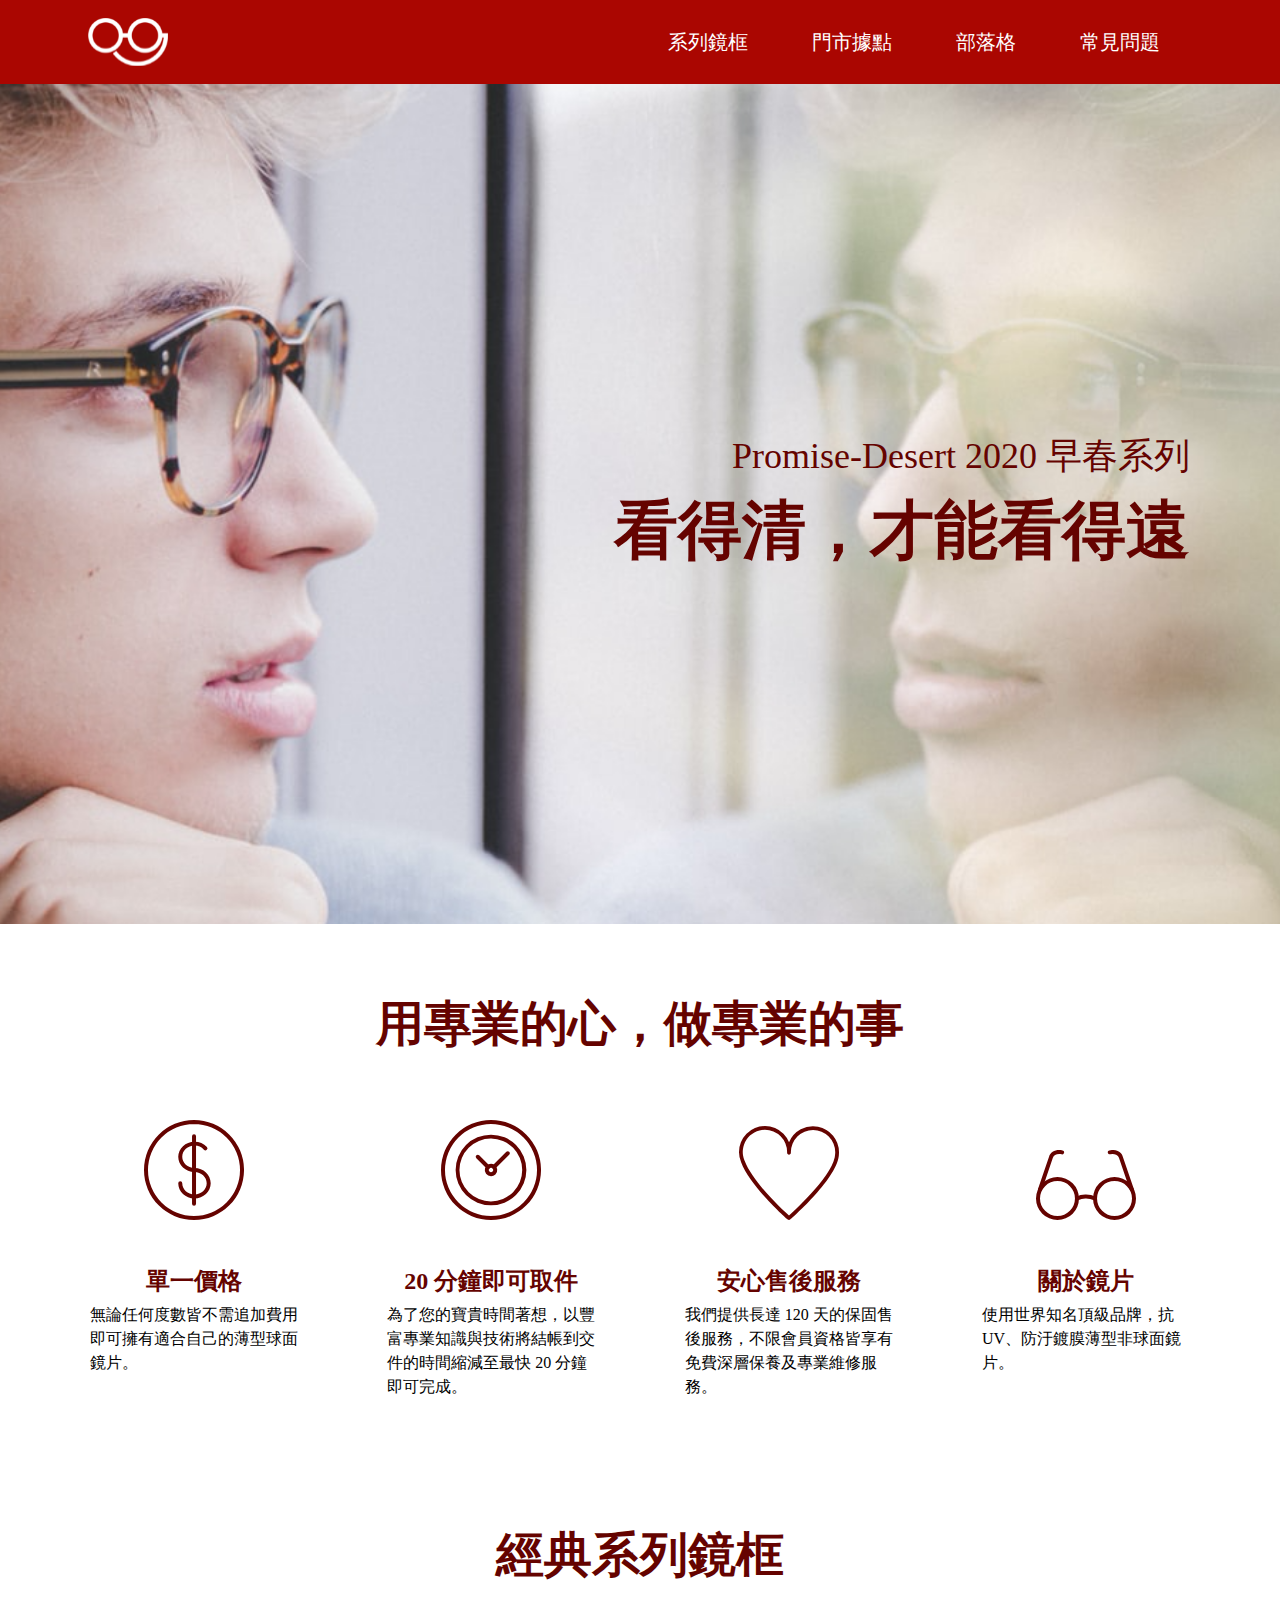
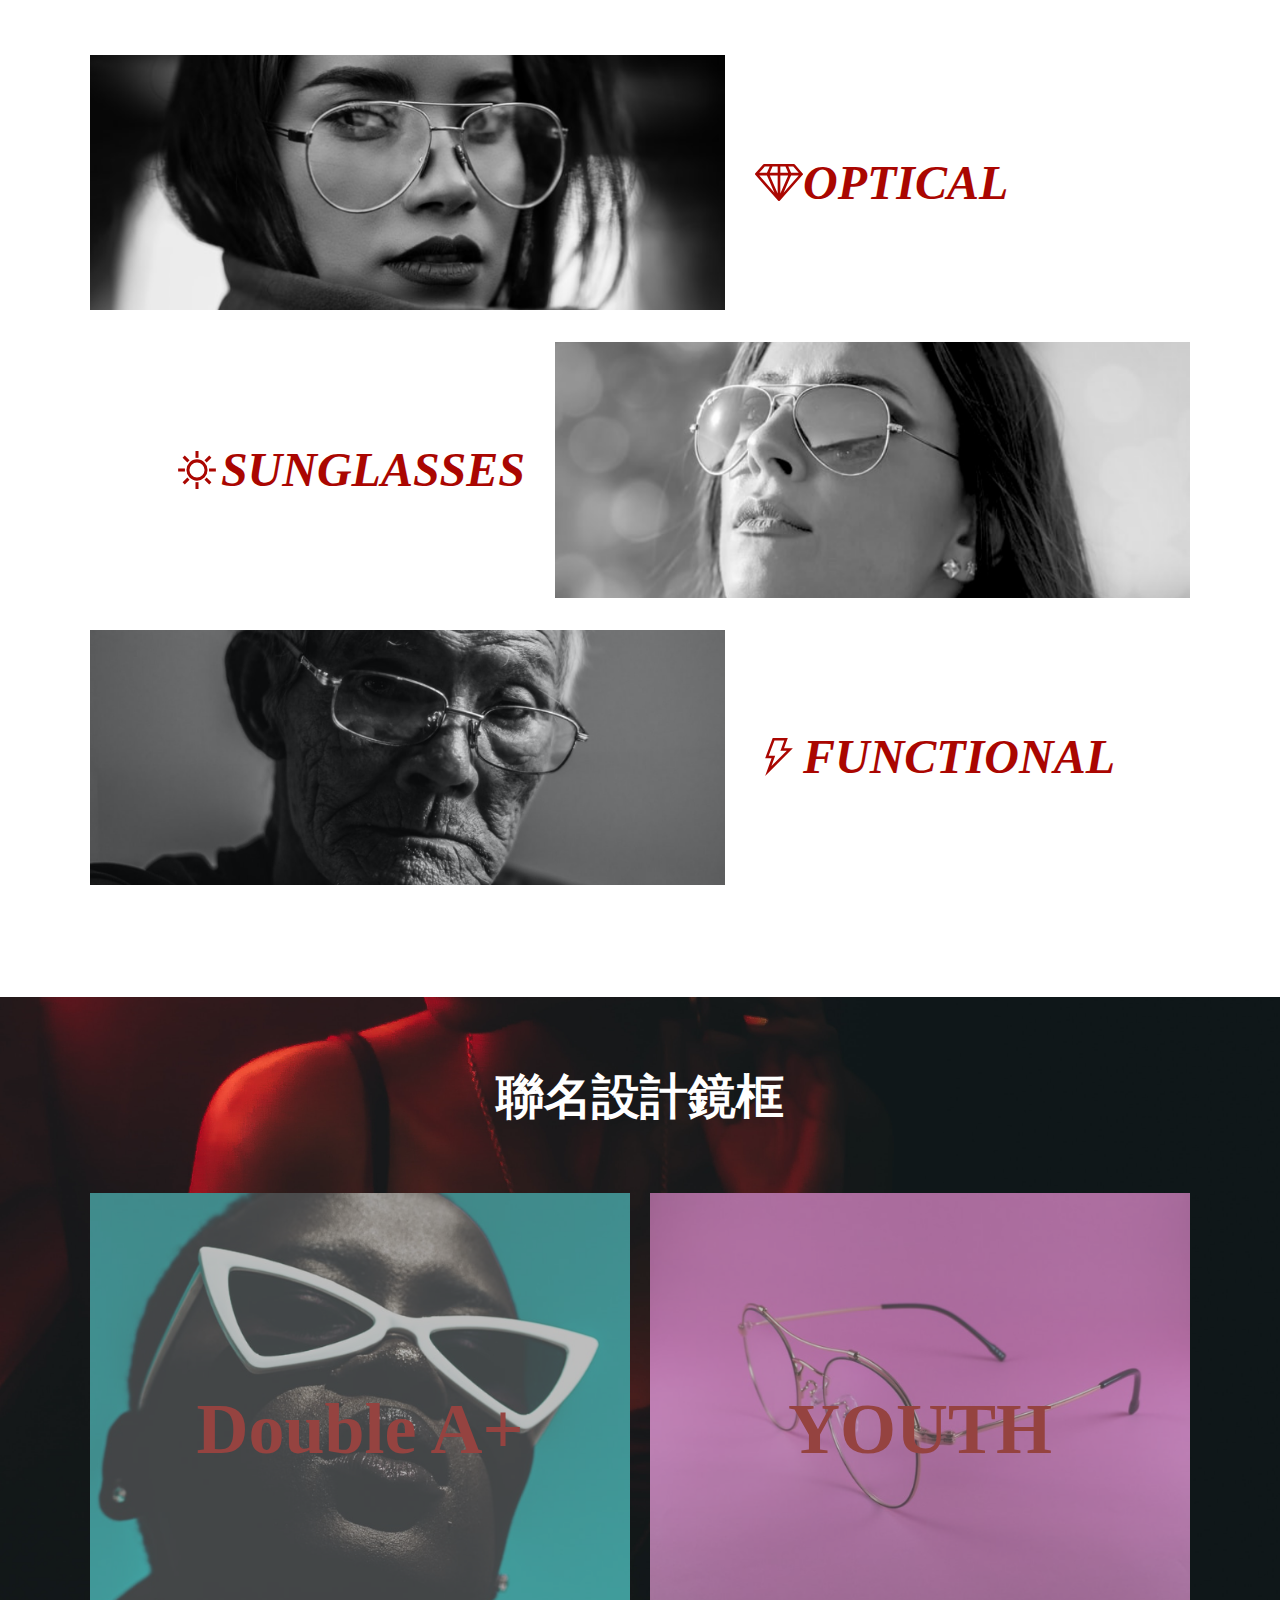
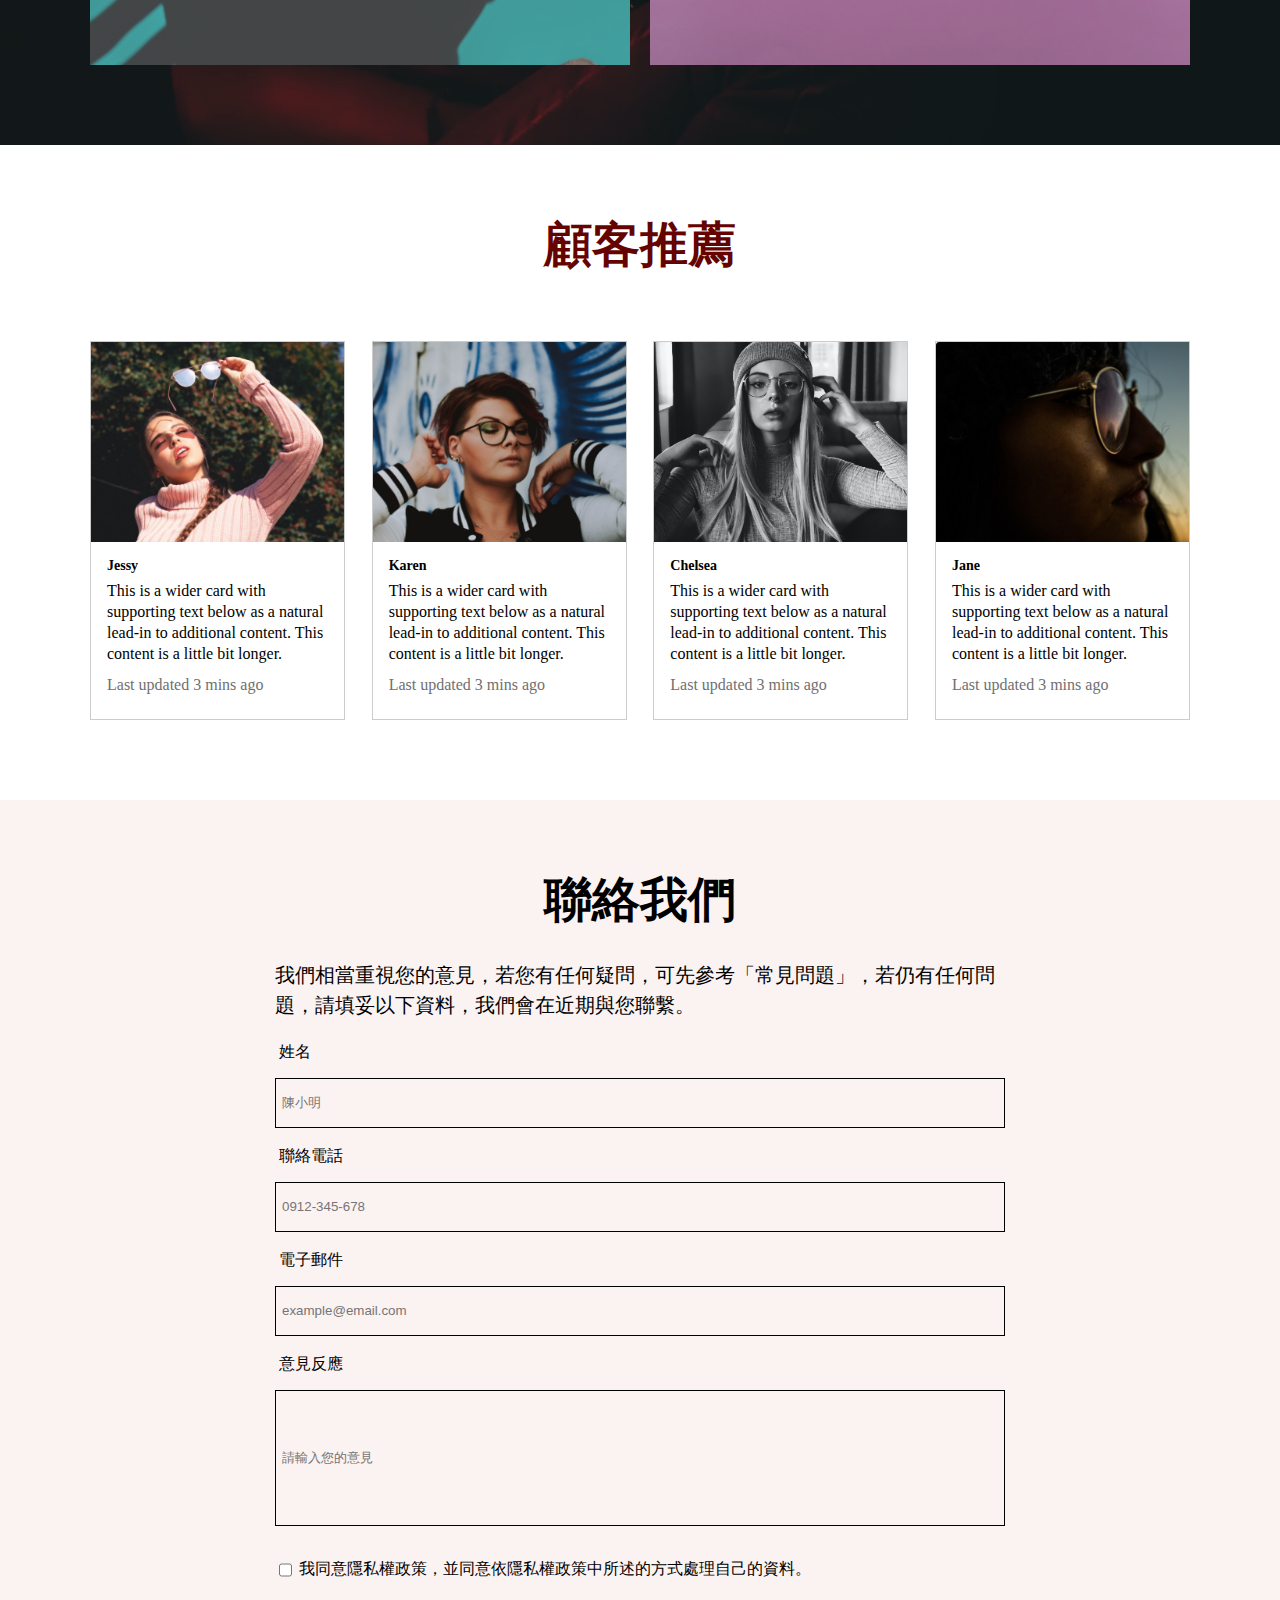
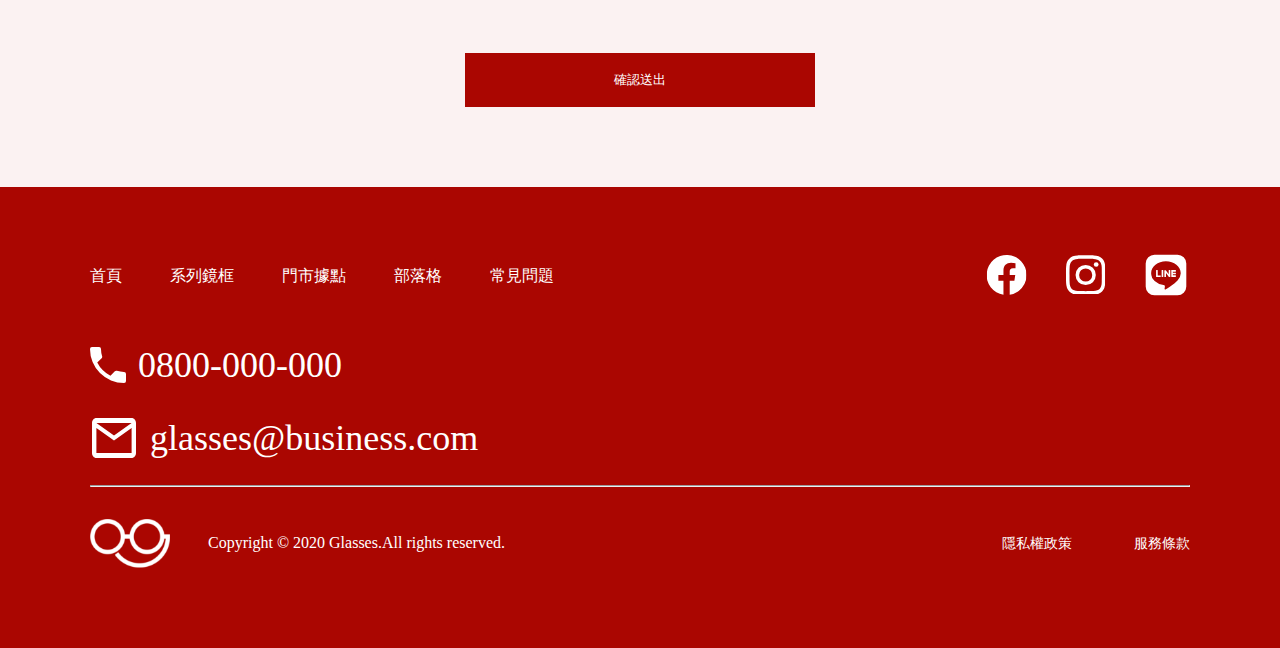
<file: index.html>
<!DOCTYPE html>
<html lang="en">

<head>
  <meta charset="UTF-8">
    <meta name="viewport" content="width=device-width, initial-scale=1.0">
    <link rel="stylesheet" href="./assets/style/reset.css">
    <link rel="stylesheet" href="./assets/style/style.css">
    <title>首頁</title>
</head>

<body>
  <div class="header">
    <h1><a href="#" class="logo">LOGO</a></h1>
    <nav>
        <ul class="nav">
            <li><a href="product.html"class="h3">系列鏡框</a></li>
            <li><a href="#">門市據點</a></li>
            <li><a href="#">部落格</a></li>
            <li><a href="#">常見問題</a></li>
        </ul>
    </nav>
</div>
  
<div class="banner">
  <div class="slogan container">
      <p class="primary-color sub-font">Promise-Desert 2020 早春系列</p>
      <h2 class="primary-color primary-font">看得清，才能看得遠</h2>
  </div>
</div>
<div class="service container">
  <h2 class=" primary-color h2">用專業的心，做專業的事</h2>
  <ul class="service-content  align-items-baseline">
    <li class="mb-40">
        <img src="./assets/images/icon-dollar.svg" class="mb-40">
        <h4 class="m-text primary-color mb-4 h4">單一價格</h4>
        <p class="text-left p-font">無論任何度數皆不需追加費用 即可擁有適合自己的薄型球面 鏡片。</p>
    </li>
    <li  class="mb-40">
      <img src="./assets/images/icon-clock.svg" class="mb-40">
      <h4 class="primary-color mb-4 h4">20 分鐘即可取件</h4>
      <p class="text-left p-font">為了您的寶貴時間著想，以豐 富專業知識與技術將結帳到交 件的時間縮減至最快 20 分鐘 即可完成。</p>
    </li>
    <li  class="mb-40">
      <img src="./assets/images/icon-heart.svg" class="mb-40">
      <h4 class=" primary-color mb-4 h4">安心售後服務</h4>
      <p class="text-left p-font">我們提供長達 120 天的保固售後服務，不限會員資格皆享有免費深層保養及專業維修服務。</p>
    </li>
    <li  class="mb-40">
      <img src="./assets/images/icon-glasses.svg" class="mb-40">
      <h4 class=" primary-color mb-4 h4">關於鏡片</h4>
      <p class="text-left p-font">使用世界知名頂級品牌，抗UV、防汙鍍膜薄型非球面鏡片。</p>
    </li>
  </ul>
</div>
<div class="product">
  <h2 class=" primary-color">經典系列鏡框</h2>
  <ul class="product-content container">
      <li>
          <img src="./assets/images/product-1.png" alt="">
          <div class="product-name">
              <img src="./assets/images/icon-diamond.svg" alt="" class="icon">
              <h4 class="h2 sub-color">optical</h4>
          </div>
      </li>
      <li>
          <img src="./assets/images/product-2.png" alt="">
          <div class="product-name">
              <img src="./assets/images/icon-sun.svg" alt="" class="icon">
              <h4 class="h2 sub-color">sunglasses</h4>
          </div>
      </li>
      <li>
          <img src="./assets/images/product-3.png" alt="">
          <div class="product-name">
              <img src="./assets/images/icon-thunder.svg" alt="" class="icon">
              <h4 class="h2 sub-color">functional</h4>
          </div>
      </li>
  </ul>
</div>
<div class="co-brand">
  <div class="container">
      <h2 class="h2">聯名設計鏡框</h2>
      <ul class=co-brand-content>
          <li class="double ">
              <h3 class="sub-color">Double A+</h3>
          </li>
          <li class="youth">
              <h3 class="sub-color">YOUTH</h3>
          </li>
      </ul>
 </div>
</div>
<div class="recommend">
  <div class="container">
     <h2 class="h2 primary-color">顧客推薦</h2>
     <ul class="recommend-content">
         <li>
             <img src="./assets/images/rec-1.png" alt="">
             <div class="recommend-info">
                  <h4>Jessy</h4>
                  <p>This is a wider card with supporting text below as a natural lead-in to additional content. This content is a little bit longer.</p>
                  <p class="gray-p">Last updated 3 mins ago</p>
             </div>
         </li>
         <li>
             <img src="./assets/images/rec-2.png" alt="">
             <div class="recommend-info">
                  <h4>Karen</h4>
                  <p>This is a wider card with supporting text below as a natural lead-in to additional content. This content is a little bit longer.</p>
                  <p class="gray-p">Last updated 3 mins ago</p>
              </div>
         </li>
         <li>
             <img src="./assets/images/rec-3.png" alt="">
             <div class="recommend-info">
                  <h4>Chelsea</h4>
                  <p>This is a wider card with supporting text below as a natural lead-in to additional content. This content is a little bit longer.</p>
                  <p class="gray-p">Last updated 3 mins ago</p>
              </div>
         </li>
         <li>
             <img src="./assets/images/rec-4.png" alt="">
             <div class="recommend-info">
                  <h4>Jane</h4>
                  <p>This is a wider card with supporting text below as a natural lead-in to additional content. This content is a little bit longer.</p>
                  <p class="gray-p">Last updated 3 mins ago</p>
              </div>
         </li>
     </ul>
  </div>
</div>
<div class="contact">
  <div class="container">
      <h2 class="h2">聯絡我們</h2>
      <form action="#" class="contact-content">
          <p>我們相當重視您的意見，若您有任何疑問，可先參考「常見問題」，若仍有任何問題，請填妥以下資料，我們會在近期與您聯繫。</p>
          <label for="name">姓名</label>
          <input type="text" name="name" id="name" placeholder="陳小明">
          <label for="tel">聯絡電話</label>
          <input type="tel" name="tel" id="tel" placeholder="0912-345-678">
          <label for="email">電子郵件</label>
          <input type="email" name="email" id="email" placeholder="example@email.com">
          <label for="opinion">意見反應</label>
          <input type="text" name="opinion" id="opinion" placeholder="請輸入您的意見" style="height:136px ;">
          <div class="agree">
              <input type="checkbox" id="agree"><label for="agree">我同意隱私權政策，並同意依隱私權政策中所述的方式處理自己的資料。</label>
          </div>
          <input type="button" value="確認送出" class="btn">
      </form>
  </div>
</div>

  <div class="footer">
    <div class="container">
        <div class="footer-menu">
            <ul class="footer-nav">
                <li><a href="#">首頁</a></li>
                <li><a href="#">系列鏡框</a></li>
                <li><a href="#">門市據點</a></li>
                <li><a href="#">部落格</a></li>
                <li><a href="#">常見問題</a></li>
            </ul>
            <ul class="footer-commun">
                <li>
                    <a href="#"><img src="./assets/images/icon-fb.svg" alt="fb"></a>    
                </li>
                <li>
                    <a href="#"><img src="./assets/images/icon-ig.svg" alt="ig"></a>
                </li>
                <li>
                    <a href="#"><img src="./assets/images/icon-line.svg" alt="line"></a>
                </li>
            </ul>
        </div>
        <div class="footer-connection">
           <div class="tel">
               <img src="./assets/images/icon-phone.svg" alt="">
               <a href="tel:0800-000-000">0800-000-000</a>
           </div>
           <div class="mail">
              <img src="./assets/images/icon-mail.svg" alt="">
              <a href="mail-to:glasses@business.com">glasses@business.com</a>
           </div>
        </div>
        <hr>
        <div class="footer-company">
            <div class="company-info">
                <img src="./assets/images/logo.png" alt="logo">
                <p>Copyright © 2020 Glasses.All rights reserved.</p>
            </div>
            <ul>
                <li><a href="#">隱私權政策</a></li>
                <li><a href="#">服務條款</a></li>
            </ul>
        </div>


    </div>
</div>
  <script src="./assets/js/vendors.js"></script>
  <script src="./assets/js/all.js"></script>
</body>

</html>
</file>
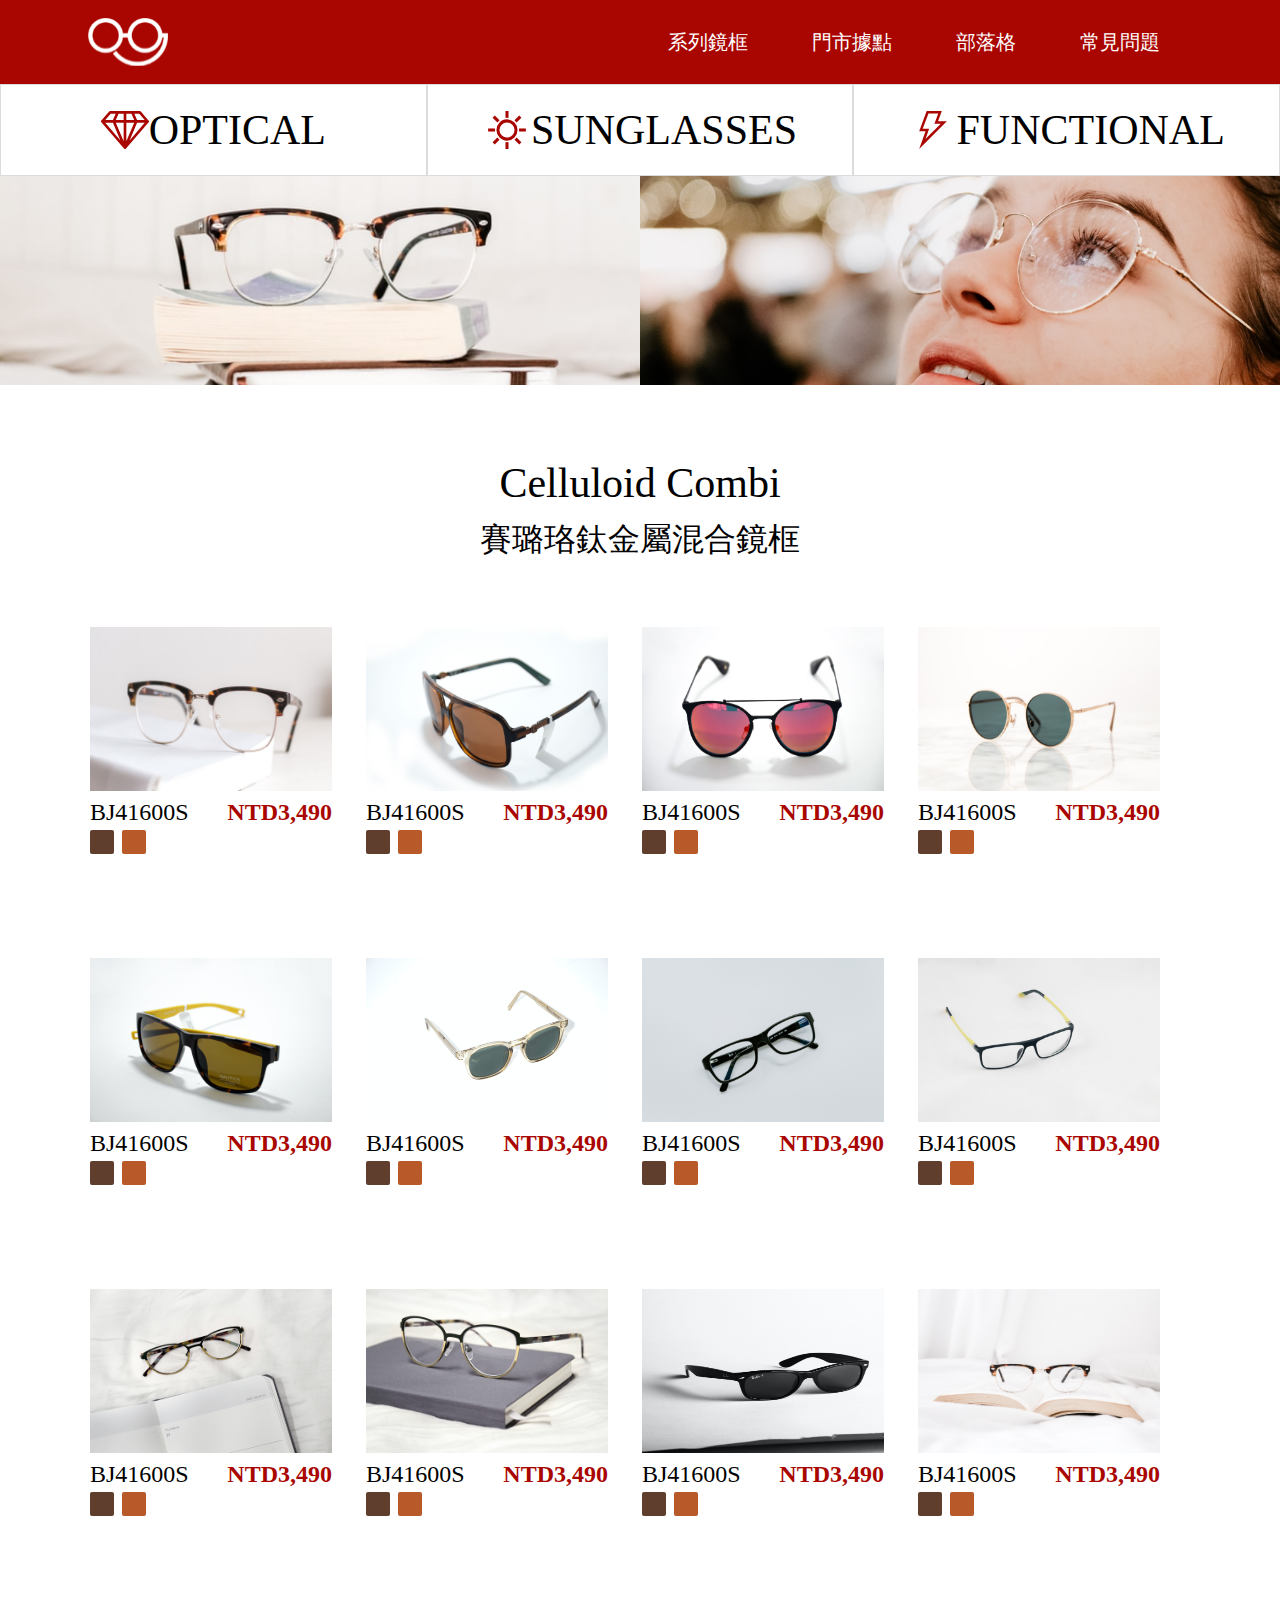
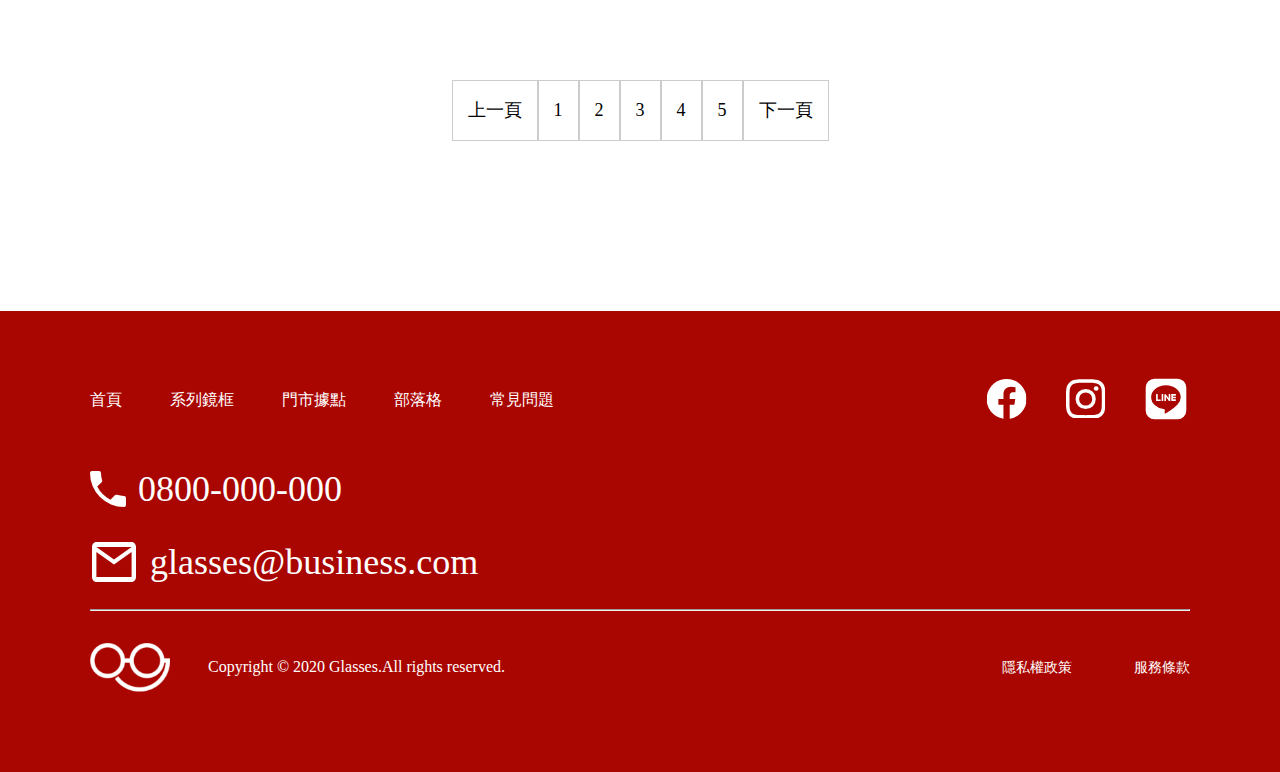
<file: product 3.html>
<!DOCTYPE html>
<html lang="en">

<head>
  <meta charset="UTF-8">
    <meta name="viewport" content="width=device-width, initial-scale=1.0">
    <link rel="stylesheet" href="./assets/style/reset.css">
    <link rel="stylesheet" href="./assets/style/style.css">
    <title>系列鏡框</title>
</head>

<body>
  <div class="header">
    <h1><a href="#" class="logo">LOGO</a></h1>
    <nav>
        <ul class="nav">
            <li><a href="product.html"class="h3">系列鏡框</a></li>
            <li><a href="#">門市據點</a></li>
            <li><a href="#">部落格</a></li>
            <li><a href="#">常見問題</a></li>
        </ul>
    </nav>
</div>
  <ul class="series">
        <li><img src="./assets/images/icon-diamond.svg" alt="">OPTICAL</li>
        <li><img src="./assets/images/icon-sun.svg" alt="">SUNGLASSES</li>
        <li><img src="./assets/images/icon-thunder.svg" alt="">FUNCTIONAL</li>
</ul>
<ul class="optical-banner">
     <li><img src="./assets/images/banner-1.png" alt=""></li>
     <li><img src="./assets/images/banner-2.png" alt=""></li>
</ul>
<div class="series-main container">
        <div class="series-titel">
                <h2>Celluloid Combi</h2>
                <h3>賽璐珞鈦金屬混合鏡框</h3>
        </div>
       <ul class="series-product container">
          <li class="product-item">
                <img src="./assets/images/products-1.png" alt="">
                <div class="product-info">
                   <h3>bj41600s</h3>
                   <h4>ntd3,490</h4>
                </div>
                <div class="product-color">
                    <div class="brown"></div>
                    <div class="orange"></div>
                </div>
          </li>
          <li class="product-item">
                <img src="./assets/images/products-2.png" alt="">
                <div class="product-info">
                   <h3>bj41600s</h3>
                   <h4>ntd3,490</h4>
                </div>
                <div class="product-color">
                    <div class="brown"></div>
                    <div class="orange"></div>
                </div>
          </li>
          <li class="product-item">
                <img src="./assets/images/products-3.png" alt="">
                <div class="product-info">
                   <h3>bj41600s</h3>
                   <h4>ntd3,490</h4>
                </div>
                <div class="product-color">
                    <div class="brown"></div>
                    <div class="orange"></div>
                </div>
          </li>
          <li class="product-item">
                <img src="./assets/images/products-4.png" alt="">
                <div class="product-info">
                   <h3>bj41600s</h3>
                   <h4>ntd3,490</h4>
                </div>
                <div class="product-color">
                    <div class="brown"></div>
                    <div class="orange"></div>
                </div>
          </li>
          <li class="product-item">
                <img src="./assets/images/products-5.jpg" alt="">
                <div class="product-info">
                   <h3>bj41600s</h3>
                   <h4>ntd3,490</h4>
                </div>
                <div class="product-color">
                    <div class="brown"></div>
                    <div class="orange"></div>
                </div>
          </li>
          <li class="product-item">
                <img src="./assets/images/products-6.jpg" alt="">
                <div class="product-info">
                   <h3>bj41600s</h3>
                   <h4>ntd3,490</h4>
                </div>
                <div class="product-color">
                    <div class="brown"></div>
                    <div class="orange"></div>
                </div>
          </li>
          <li class="product-item">
                <img src="./assets/images/products-7.jpg" alt="">
                <div class="product-info">
                   <h3>bj41600s</h3>
                   <h4>ntd3,490</h4>
                </div>
                <div class="product-color">
                    <div class="brown"></div>
                    <div class="orange"></div>
                </div>
          </li>
          <li class="product-item">
                <img src="./assets/images/products-8.jpg" alt="">
                <div class="product-info">
                   <h3>bj41600s</h3>
                   <h4>ntd3,490</h4>
                </div>
                <div class="product-color">
                    <div class="brown"></div>
                    <div class="orange"></div>
                </div>
          </li>
          <li class="product-item">
                <img src="./assets/images/products-9.jpg" alt="">
                <div class="product-info">
                   <h3>bj41600s</h3>
                   <h4>ntd3,490</h4>
                </div>
                <div class="product-color">
                    <div class="brown"></div>
                    <div class="orange"></div>
                </div>
          </li>
          <li class="product-item">
                <img src="./assets/images/products-10.jpg" alt="">
                <div class="product-info">
                   <h3>bj41600s</h3>
                   <h4>ntd3,490</h4>
                </div>
                <div class="product-color">
                    <div class="brown"></div>
                    <div class="orange"></div>
                </div>
          </li>
          <li class="product-item">
                <img src="./assets/images/products-11.jpg" alt="">
                <div class="product-info">
                   <h3>bj41600s</h3>
                   <h4>ntd3,490</h4>
                </div>
                <div class="product-color">
                    <div class="brown"></div>
                    <div class="orange"></div>
                </div>
          </li>
          <li class="product-item">
                <img src="./assets/images/products-12.jpg" alt="">
                <div class="product-info">
                   <h3>bj41600s</h3>
                   <h4>ntd3,490</h4>
                </div>
                <div class="product-color">
                    <div class="brown"></div>
                    <div class="orange"></div>
                </div>
          </li>
       </ul>

</div>
<ul class="series-pages">
        <li>上一頁</li>
        <li>1</li>
        <li>2</li>
        <li>3</li>
        <li>4</li>
        <li>5</li>
        <li>下一頁</li>
</ul>

  <div class="footer">
    <div class="container">
        <div class="footer-menu">
            <ul class="footer-nav">
                <li><a href="#">首頁</a></li>
                <li><a href="#">系列鏡框</a></li>
                <li><a href="#">門市據點</a></li>
                <li><a href="#">部落格</a></li>
                <li><a href="#">常見問題</a></li>
            </ul>
            <ul class="footer-commun">
                <li>
                    <a href="#"><img src="./assets/images/icon-fb.svg" alt="fb"></a>    
                </li>
                <li>
                    <a href="#"><img src="./assets/images/icon-ig.svg" alt="ig"></a>
                </li>
                <li>
                    <a href="#"><img src="./assets/images/icon-line.svg" alt="line"></a>
                </li>
            </ul>
        </div>
        <div class="footer-connection">
           <div class="tel">
               <img src="./assets/images/icon-phone.svg" alt="">
               <a href="tel:0800-000-000">0800-000-000</a>
           </div>
           <div class="mail">
              <img src="./assets/images/icon-mail.svg" alt="">
              <a href="mail-to:glasses@business.com">glasses@business.com</a>
           </div>
        </div>
        <hr>
        <div class="footer-company">
            <div class="company-info">
                <img src="./assets/images/logo.png" alt="logo">
                <p>Copyright © 2020 Glasses.All rights reserved.</p>
            </div>
            <ul>
                <li><a href="#">隱私權政策</a></li>
                <li><a href="#">服務條款</a></li>
            </ul>
        </div>


    </div>
</div>
  <script src="./assets/js/vendors.js"></script>
  <script src="./assets/js/all.js"></script>
</body>

</html>
</file>
<file: assets/style/style.css>
@charset "UTF-8";
/* 共用 CSS */
/* 讓內容都限制在 container 內 */
.series {
  display: -webkit-box;
  display: -ms-flexbox;
  display: flex;
  -webkit-box-pack: center;
      -ms-flex-pack: center;
          justify-content: center; }
  .series li {
    width: 462px;
    display: -webkit-box;
    display: -ms-flexbox;
    display: flex;
    -webkit-box-pack: center;
        -ms-flex-pack: center;
            justify-content: center;
    -webkit-box-align: center;
        -ms-flex-align: center;
            align-items: center;
    font-size: 42px;
    border: 1px solid #DCDCDC;
    padding: 24px 0px; }
    .series li img {
      width: 48px;
      height: 37.73px; }

@media (max-width: 768px) {
  .series li {
    width: 256px;
    font-size: 28px;
    padding: 16px 51px; }
    .series li img {
      width: 32px;
      height: 25.16px; } }

@media (max-width: 767px) {
  .series li {
    width: 125px;
    font-size: 14px;
    padding: 8px 24.89px; }
    .series li img {
      width: 14.99px;
      height: 11.78px; } }

.optical-banner {
  display: -webkit-box;
  display: -ms-flexbox;
  display: flex;
  -webkit-box-pack: justify;
      -ms-flex-pack: justify;
          justify-content: space-between; }
  .optical-banner li {
    width: 945px; }

@media (max-width: 768px) {
  .optical-banner li {
    width: 384px; } }

@media (max-width: 767px) {
  .optical-banner li {
    width: 187.5px; } }

.series-main .series-titel {
  display: -webkit-box;
  display: -ms-flexbox;
  display: flex;
  -webkit-box-orient: vertical;
  -webkit-box-direction: normal;
      -ms-flex-direction: column;
          flex-direction: column;
  -webkit-box-align: center;
      -ms-flex-align: center;
          align-items: center; }
  .series-main .series-titel h2 {
    font-size: 42px;
    line-height: 63px; }
  .series-main .series-titel h3 {
    font-size: 32px;
    line-height: 48px; }

.series-product {
  display: -webkit-box;
  display: -ms-flexbox;
  display: flex;
  -ms-flex-wrap: wrap;
      flex-wrap: wrap;
  -webkit-box-pack: justify;
      -ms-flex-pack: justify;
          justify-content: space-between; }
  .series-product .product-item {
    width: 22%;
    margin-right: 30px;
    margin-bottom: 104px; }
    .series-product .product-item img {
      width: 255px;
      height: 164px; }
    .series-product .product-item .product-info {
      display: -webkit-box;
      display: -ms-flexbox;
      display: flex;
      -webkit-box-pack: justify;
          -ms-flex-pack: justify;
              justify-content: space-between;
      text-transform: uppercase; }
      .series-product .product-item .product-info h3, .series-product .product-item .product-info h4 {
        font-size: 24px;
        line-height: 36px; }
      .series-product .product-item .product-info h4 {
        color: #AA0601;
        font-weight: 600; }
    .series-product .product-item .product-color {
      display: -webkit-box;
      display: -ms-flexbox;
      display: flex;
      -webkit-box-pack: start;
          -ms-flex-pack: start;
              justify-content: flex-start; }
      .series-product .product-item .product-color .brown, .series-product .product-item .product-color .orange {
        border-radius: 2px;
        width: 24px;
        height: 24px; }
      .series-product .product-item .product-color .brown {
        background-color: #5F3E2D;
        margin-right: 8px; }
      .series-product .product-item .product-color .orange {
        background-color: #B75929; }

@media (max-width: 768px) {
  .series-product .product-item {
    width: 44%;
    margin-right: 30px;
    margin-bottom: 96px; }
    .series-product .product-item img {
      width: 330px;
      height: 164px; } }

@media (max-width: 767px) {
  .series-product .product-item {
    width: 120%;
    margin-bottom: 32px; }
    .series-product .product-item img {
      width: 345px;
      height: 166px; }
    .series-product .product-item .product-info {
      display: -webkit-box;
      display: -ms-flexbox;
      display: flex;
      -webkit-box-pack: justify;
          -ms-flex-pack: justify;
              justify-content: space-between;
      text-transform: uppercase; }
      .series-product .product-item .product-info h3, .series-product .product-item .product-info h4 {
        font-size: 16px;
        line-height: 36px; }
      .series-product .product-item .product-info h4 {
        color: #AA0601;
        font-weight: 600; }
    .series-product .product-item .product-color {
      display: -webkit-box;
      display: -ms-flexbox;
      display: flex;
      -webkit-box-pack: start;
          -ms-flex-pack: start;
              justify-content: flex-start; }
      .series-product .product-item .product-color .brown, .series-product .product-item .product-color .orange {
        border-radius: 2px;
        width: 17px;
        height: 16px; }
      .series-product .product-item .product-color .brown {
        background-color: #5F3E2D;
        margin-right: 4px; }
      .series-product .product-item .product-color .orange {
        background-color: #B75929; } }

.series-pages {
  display: -webkit-box;
  display: -ms-flexbox;
  display: flex;
  -webkit-box-pack: center;
      -ms-flex-pack: center;
          justify-content: center;
  margin-top: -100px;
  margin-bottom: 170px; }
  .series-pages li {
    border: 1px solid #ccc;
    font-size: 18px;
    line-height: 29px;
    padding: 15px; }
    .series-pages li:hover {
      background-color: #141414;
      color: #fff; }

@media (max-width: 768px) {
  .series-pages {
    display: -webkit-box;
    display: -ms-flexbox;
    display: flex;
    -webkit-box-pack: center;
        -ms-flex-pack: center;
            justify-content: center;
    margin-top: -120px;
    margin-bottom: 104px; }
    .series-pages li {
      border: 1px solid #ccc;
      font-size: 19px;
      line-height: 29px;
      padding: 10px; }
      .series-pages li:hover {
        background-color: #141414;
        color: #fff; } }

@media (max-width: 767px) {
  .series-pages {
    display: -webkit-box;
    display: -ms-flexbox;
    display: flex;
    -webkit-box-pack: center;
        -ms-flex-pack: center;
            justify-content: center;
    margin-top: 6px;
    margin-bottom: 56px; }
    .series-pages li {
      width: 44px;
      border: 1px solid #ccc;
      font-size: 12px;
      line-height: 17px;
      padding: 2px;
      text-align: center; }
      .series-pages li:hover {
        background-color: #141414;
        color: #fff; } }

.container {
  max-width: 1100px;
  margin: 0 auto;
  padding: 64px 0px 80px 0px; }

/* 顏色共用 */
.primary-color {
  color: #650300; }

.sub-color {
  color: #AA0601; }

/* 圖片對齊 */
.align-items-baseline {
  -webkit-box-align: baseline;
      -ms-flex-align: baseline;
          align-items: baseline; }

/* 間距 */
.mb-40 {
  margin-bottom: 40px; }

.mb-4 {
  margin-bottom: 4px; }

/* 文字配置 */
.text-left {
  text-align: left; }

/* 文字大小 */
.h3 {
  font-size: 20px; }

.h2 {
  font: normal normal bold 48px/72px Noto Sans; }

.h4 {
  font: normal normal bold 24px/36px Noto Sans; }

.p-font {
  font: normal normal normal 16px/24px Noto Sans; }

.primary-font {
  font: normal normal bold 64px/96px Noto Sans; }

.sub-font {
  font: normal normal normal 36px/54px Noto Sans; }

/*上面為共用 CSS --------------------------------------------------- */
/* header */
.header {
  display: -webkit-box;
  display: -ms-flexbox;
  display: flex;
  -webkit-box-pack: justify;
      -ms-flex-pack: justify;
          justify-content: space-between;
  -webkit-box-align: center;
      -ms-flex-align: center;
          align-items: center;
  padding: 0px 88px;
  background-color: #AA0601; }
  .header .logo {
    display: block;
    background-image: url(../images/logo.png);
    width: 80px;
    height: 48.57px;
    text-indent: 101%;
    overflow: hidden; }
  .header .nav {
    display: -webkit-box;
    display: -ms-flexbox;
    display: flex; }
    .header .nav a {
      display: block;
      text-decoration: none;
      padding: 32px;
      font-size: 20px;
      color: #FFFFFF; }

/* header-ipad */
@media (max-width: 768px) {
  .header {
    padding: 30px 39px; } }

/* header-iphone */
@media (max-width: 767px) {
  .header {
    display: block;
    padding: 0; }
    .header h1 {
      display: -webkit-box;
      display: -ms-flexbox;
      display: flex;
      -webkit-box-pack: center;
          -ms-flex-pack: center;
              justify-content: center;
      padding: 10px 0px; }
    .header .nav {
      display: -webkit-box;
      display: -ms-flexbox;
      display: flex;
      -ms-flex-wrap: wrap;
          flex-wrap: wrap; }
      .header .nav li {
        width: 50%;
        text-align: center;
        padding: 8px;
        border: 1px #FFFFFF solid; }
      .header .nav a {
        text-align: center;
        padding: 0px; } }

/* banner */
.banner {
  background-image: url(../images/banner.png);
  background-size: cover;
  background-position: center center;
  height: 840px; }
  .banner .container {
    height: 100%;
    display: -webkit-box;
    display: -ms-flexbox;
    display: flex;
    -webkit-box-orient: vertical;
    -webkit-box-direction: normal;
        -ms-flex-direction: column;
            flex-direction: column;
    -webkit-box-align: end;
        -ms-flex-align: end;
            align-items: flex-end;
    -webkit-box-pack: center;
        -ms-flex-pack: center;
            justify-content: center;
    padding: 350px  0px; }

.slogan .sub-font {
  font: normal normal normal 36px/54px Noto Sans; }

.slogan .primary-font {
  font: normal normal bold 64px/96px Noto Sans; }

/* banner-ipad */
@media (max-width: 768px) {
  .slogan {
    margin-right: 39px; }
    .slogan .sub-font {
      font: normal normal medium 20px/30px PingFang TC; }
    .slogan .primary-font {
      font: normal normal bold 48px/72px Noto Sans; } }

/*banner-iphone */
@media (max-width: 767px) {
  .slogan {
    display: -webkit-box;
    display: -ms-flexbox;
    display: flex;
    -webkit-box-pack: end;
        -ms-flex-pack: end;
            justify-content: flex-end; }
    .slogan .sub-font {
      font: normal normal medium 16px/30px PingFang TC; }
    .slogan .primary-font {
      font: normal normal bold 32px/72px Noto Sans; } }

/*service */
.service .h2 {
  text-align: center;
  margin-bottom: 60px; }

.service-content {
  display: -webkit-box;
  display: -ms-flexbox;
  display: flex;
  -webkit-box-pack: justify;
      -ms-flex-pack: justify;
          justify-content: space-between; }
  .service-content li {
    width: 208px;
    text-align: center; }

/*service-ipad */
@media (max-width: 768px) {
  .service .h2 {
    text-align: center;
    font: normal normal bold 32px/48px Noto Sans;
    margin-bottom: 32px; }
  .service .h4 {
    font: normal normal bold 20px/30px Noto Sans; }
  .service-content {
    -ms-flex-wrap: wrap;
        flex-wrap: wrap;
    padding: 0px 85px; }
    .service-content li {
      width: 237px; }
      .service-content li:nth-child(1) {
        -webkit-box-ordinal-group: 4;
            -ms-flex-order: 3;
                order: 3; }
      .service-content li:nth-child(2) {
        -webkit-box-ordinal-group: 2;
            -ms-flex-order: 1;
                order: 1; }
      .service-content li:nth-child(3) {
        -webkit-box-ordinal-group: 3;
            -ms-flex-order: 2;
                order: 2; }
      .service-content li:nth-child(4) {
        -webkit-box-ordinal-group: 5;
            -ms-flex-order: 4;
                order: 4; } }

/* service-iphone */
@media (max-width: 767px) {
  .service .h2 {
    font: normal normal bold 24px/48px Noto Sans;
    margin-bottom: 20px; }
  .service .h4 {
    font: normal normal bold 20px/30px Noto Sans; } }

/* product */
.product li {
  display: -webkit-box;
  display: -ms-flexbox;
  display: flex;
  -webkit-box-align: center;
      -ms-flex-align: center;
          align-items: center;
  margin-bottom: 32px; }

.product h2 {
  text-align: center;
  font: normal normal bold 48px/72px Noto Sans; }

.product img {
  width: 635px; }

.product-name {
  display: -webkit-box;
  display: -ms-flexbox;
  display: flex;
  -webkit-box-align: center;
      -ms-flex-align: center;
          align-items: center;
  padding-left: 30px; }

.product .icon {
  width: 48px;
  height: 37.73px; }

.product .h2 {
  text-transform: uppercase;
  font: italic normal 900 48px/72px Roboto; }

.product li:nth-child(2) {
  -webkit-box-orient: horizontal;
  -webkit-box-direction: reverse;
      -ms-flex-direction: row-reverse;
          flex-direction: row-reverse; }

.product h4:nth-child(2) {
  padding-right: 30px; }

/*product-ipad */
@media (max-width: 768px) {
  .product .container {
    padding: 32px 39px; }
  .product li {
    margin-bottom: 8px; }
  .product h2 {
    font: normal normal bold 32px/48px Noto Sans; }
  .product img {
    max-width: 390px; }
  .product .h2 {
    font: italic normal 900 28px/42px Roboto; }
  .product li:nth-child(2) {
    -webkit-box-orient: horizontal;
    -webkit-box-direction: normal;
        -ms-flex-direction: row;
            flex-direction: row; }
  .product .icon {
    width: 32px;
    height: 25.16px; }
  .product-name {
    display: -webkit-box;
    display: -ms-flexbox;
    display: flex;
    -webkit-box-align: center;
        -ms-flex-align: center;
            align-items: center;
    padding-left: 30px; }
  .product h4:nth-child(2) {
    padding-right: 0px; } }

/*product-iphone */
@media (max-width: 767px) {
  .product .container {
    padding: 32px 15px; }
  .product h2 {
    font: normal normal bold 20px/48px Noto Sans; }
  .product li {
    width: 100%;
    position: relative; }
  .product img {
    width: 345px; }
  .product-name {
    position: absolute;
    left: 16%; }
    .product-name .h2 {
      font: italic normal 900 28px/42px Roboto; } }

/* co-brand */
.co-brand {
  background-image: url(../images/bg.png);
  background-size: cover;
  background-position: 10% 60%; }
  .co-brand .h2 {
    text-align: center;
    color: #fff;
    font: normal normal bold 48px/72px Noto Sans;
    margin-bottom: 60px; }

.co-brand-content {
  display: -webkit-box;
  display: -ms-flexbox;
  display: flex;
  -webkit-box-pack: justify;
      -ms-flex-pack: justify;
          justify-content: space-between;
  -ms-flex-wrap: wrap;
      flex-wrap: wrap; }

.co-brand li {
  width: 540px; }

.co-brand h3 {
  font: normal normal bold 72px/108px Roboto;
  line-height: 472px;
  text-align: center; }

.double {
  background-image: url(../images/product-8.png);
  background-size: contain;
  -webkit-filter: contrast(50%);
          filter: contrast(50%); }

.youth {
  background-image: url(../images/product-9.png);
  background-size: contain;
  -webkit-filter: contrast(50%);
          filter: contrast(50%); }

/* co-brand-ipad */
@media (max-width: 768px) {
  .container {
    padding-top: 40px; }
  .co-brand {
    background-image: url(../images/bg.png);
    background-size: cover;
    background-position: 10% 60%; }
    .co-brand .h2 {
      font: normal normal bold 32px/48px Noto Sans;
      margin-bottom: 32px; }
  .co-brand-content {
    -webkit-box-pack: space-evenly;
        -ms-flex-pack: space-evenly;
            justify-content: space-evenly; }
  .co-brand li {
    width: 330px;
    height: 282px; }
  .co-brand h3 {
    font: normal normal bold 32px/25px Roboto;
    line-height: 280px;
    text-align: center; } }

/* co-brand-iphone */
@media (max-width: 767px) {
  .co-brand-content li {
    width: 90%;
    margin-bottom: 16px; } }

/* recommend */
.recommend .h2 {
  text-align: center;
  font: normal normal bold 48px/72px Noto Sans;
  margin-bottom: 60px; }

.recommend-content {
  display: -webkit-box;
  display: -ms-flexbox;
  display: flex;
  -webkit-box-pack: justify;
      -ms-flex-pack: justify;
          justify-content: space-between;
  -ms-flex-wrap: wrap;
      flex-wrap: wrap; }
  .recommend-content li {
    width: 255px;
    border: 1px solid #ccc; }

.recommend li img {
  max-width: 100%; }

.recommend-info {
  padding: 14px 16px; }
  .recommend-info h4 {
    font-size: 14px;
    padding-bottom: 7px;
    font-weight: bold; }
  .recommend-info p {
    font: normal normal medium 14px/21px Roboto;
    line-height: 21px;
    margin-bottom: 10px; }
  .recommend-info .gray-p {
    color: #707070; }

/* recommend-ipad */
@media (max-width: 768px) {
  .recommend .h2 {
    font: normal normal bold 32px/48px Noto Sans;
    margin-bottom: 32px; }
  .recommend-content {
    -webkit-box-pack: space-evenly;
        -ms-flex-pack: space-evenly;
            justify-content: space-evenly; }
    .recommend-content li {
      width: 40%;
      margin-bottom: 28px; } }

/* recommend-iphone*/
@media (max-width: 767px) {
  .recommend-content li {
    width: 326px;
    margin-bottom: 16px; } }

/* contact */
.contact {
  background-color: #AA06010D; }
  .contact .h2 {
    text-align: center;
    font: normal normal bold 48px/72px Noto Sans;
    margin-bottom: 24px; }

.contact-content {
  width: 730px;
  margin: 0 auto;
  display: -webkit-box;
  display: -ms-flexbox;
  display: flex;
  -webkit-box-orient: vertical;
  -webkit-box-direction: normal;
      -ms-flex-direction: column;
          flex-direction: column; }
  .contact-content p {
    font: normal normal normal 20px/30px Noto Sans;
    margin-bottom: 20px; }
  .contact-content label {
    font: normal normal normal 16px/24px Noto Sans;
    margin-bottom: 4px; }
  .contact-content input {
    margin-bottom: 16px;
    padding: 6px;
    height: 50px;
    background-color: transparent;
    border: 1px solid #000000; }
  .contact-content .agree {
    display: -webkit-box;
    display: -ms-flexbox;
    display: flex;
    -webkit-box-align: center;
        -ms-flex-align: center;
            align-items: center;
    margin-bottom: 42px; }
  .contact-content label {
    padding-left: 4px;
    padding-bottom: 10px; }
  .contact-content .btn {
    margin: 0 auto;
    width: 350px;
    height: 54px;
    background-color: #AA0601;
    color: #fff;
    border: none; }

/* contact-ipad */
@media (max-width: 768px) {
  .contact .h2 {
    font: normal normal bold 32px/48px Noto Sans;
    margin-bottom: 16px; }
  .contact-content {
    width: 450px; }
    .contact-content p {
      font: normal normal normal 16px/24px Noto Sans;
      margin-bottom: 12px; }
    .contact-content label {
      font: normal normal normal 14px/21px Noto Sans;
      margin-bottom: 2px; }
    .contact-content .agree {
      margin-bottom: 20px; }
    .contact-content .btn {
      width: 210px;
      height: 36px; } }

/* contact-iphone */
@media (max-width: 767px) {
  .contact .h2 {
    font: normal normal bold 20px/48px Noto Sans;
    margin-bottom: 20px; }
  .contact-content {
    width: 300px; }
    .contact-content .agree {
      margin-bottom: 24px; } }

/* footer */
.footer {
  background-color: #AA0601; }

.footer-menu {
  display: -webkit-box;
  display: -ms-flexbox;
  display: flex;
  -webkit-box-pack: justify;
      -ms-flex-pack: justify;
          justify-content: space-between;
  -webkit-box-align: center;
      -ms-flex-align: center;
          align-items: center;
  margin-bottom: 36px; }

.footer-nav {
  display: -webkit-box;
  display: -ms-flexbox;
  display: flex; }
  .footer-nav a {
    display: block;
    text-decoration: none;
    font: normal normal normal 16px/24px Noto Sans;
    color: #FFFFFF;
    padding-right: 48px; }

.footer-commun {
  display: -webkit-box;
  display: -ms-flexbox;
  display: flex; }
  .footer-commun a {
    padding-left: 32px; }

.footer-connection .tel {
  display: -webkit-box;
  display: -ms-flexbox;
  display: flex;
  -webkit-box-align: center;
      -ms-flex-align: center;
          align-items: center;
  margin-bottom: 19px; }

.footer-connection .mail {
  display: -webkit-box;
  display: -ms-flexbox;
  display: flex;
  -webkit-box-align: center;
      -ms-flex-align: center;
          align-items: center;
  margin-bottom: 20px; }

.footer-connection a {
  text-decoration: none;
  color: #fff;
  font: normal normal normal 36px/54px Roboto;
  padding-left: 12px; }

.footer-company {
  display: -webkit-box;
  display: -ms-flexbox;
  display: flex;
  -webkit-box-pack: justify;
      -ms-flex-pack: justify;
          justify-content: space-between;
  padding-top: 24px; }

.company-info {
  display: -webkit-box;
  display: -ms-flexbox;
  display: flex;
  -webkit-box-align: center;
      -ms-flex-align: center;
          align-items: center;
  color: #fff; }
  .company-info img {
    padding-right: 38px; }
  .company-info p {
    font: normal normal normal 16px/24px Roboto; }

.footer-company ul {
  display: -webkit-box;
  display: -ms-flexbox;
  display: flex;
  -webkit-box-pack: justify;
      -ms-flex-pack: justify;
          justify-content: space-between;
  -webkit-box-align: center;
      -ms-flex-align: center;
          align-items: center; }

.footer-company li a {
  text-decoration: none;
  font: normal normal normal 14px/21px Noto Sans;
  color: #fff;
  padding-left: 62px; }

/* footer-ipad */
@media (max-width: 768px) {
  .container {
    padding: 40px 48px; }
  .footer-commun img, .footer-connection img {
    width: 24px;
    height: 24px; }
  .footer-nav a {
    padding-right: 40px; }
  .footer-connection a {
    font: normal normal normal 20px/30px Roboto; }
  .company-info img {
    display: none; }
  .footer-company li a {
    padding-left: 24px; } }

/* footer-iphone */
@media (max-width: 767px) {
  .container {
    padding: 24px 15px; }
  .footer-menu {
    display: -webkit-box;
    display: -ms-flexbox;
    display: flex;
    -webkit-box-pack: end;
        -ms-flex-pack: end;
            justify-content: flex-end;
    -webkit-box-align: center;
        -ms-flex-align: center;
            align-items: center;
    margin-bottom: 0px;
    position: relative; }
  .footer-nav {
    display: none; }
  .footer-connection img {
    width: 20px;
    height: 20px; }
  .footer-connection a {
    font: normal normal normal 16px/30px Roboto;
    padding-left: 5px; }
  .footer-connection .tel, .footer-connection .mail {
    margin-bottom: 7px; }
  .company-info p {
    font: normal normal normal 14px/21px Roboto; } }

/*# sourceMappingURL=style.css.map */
</file>
